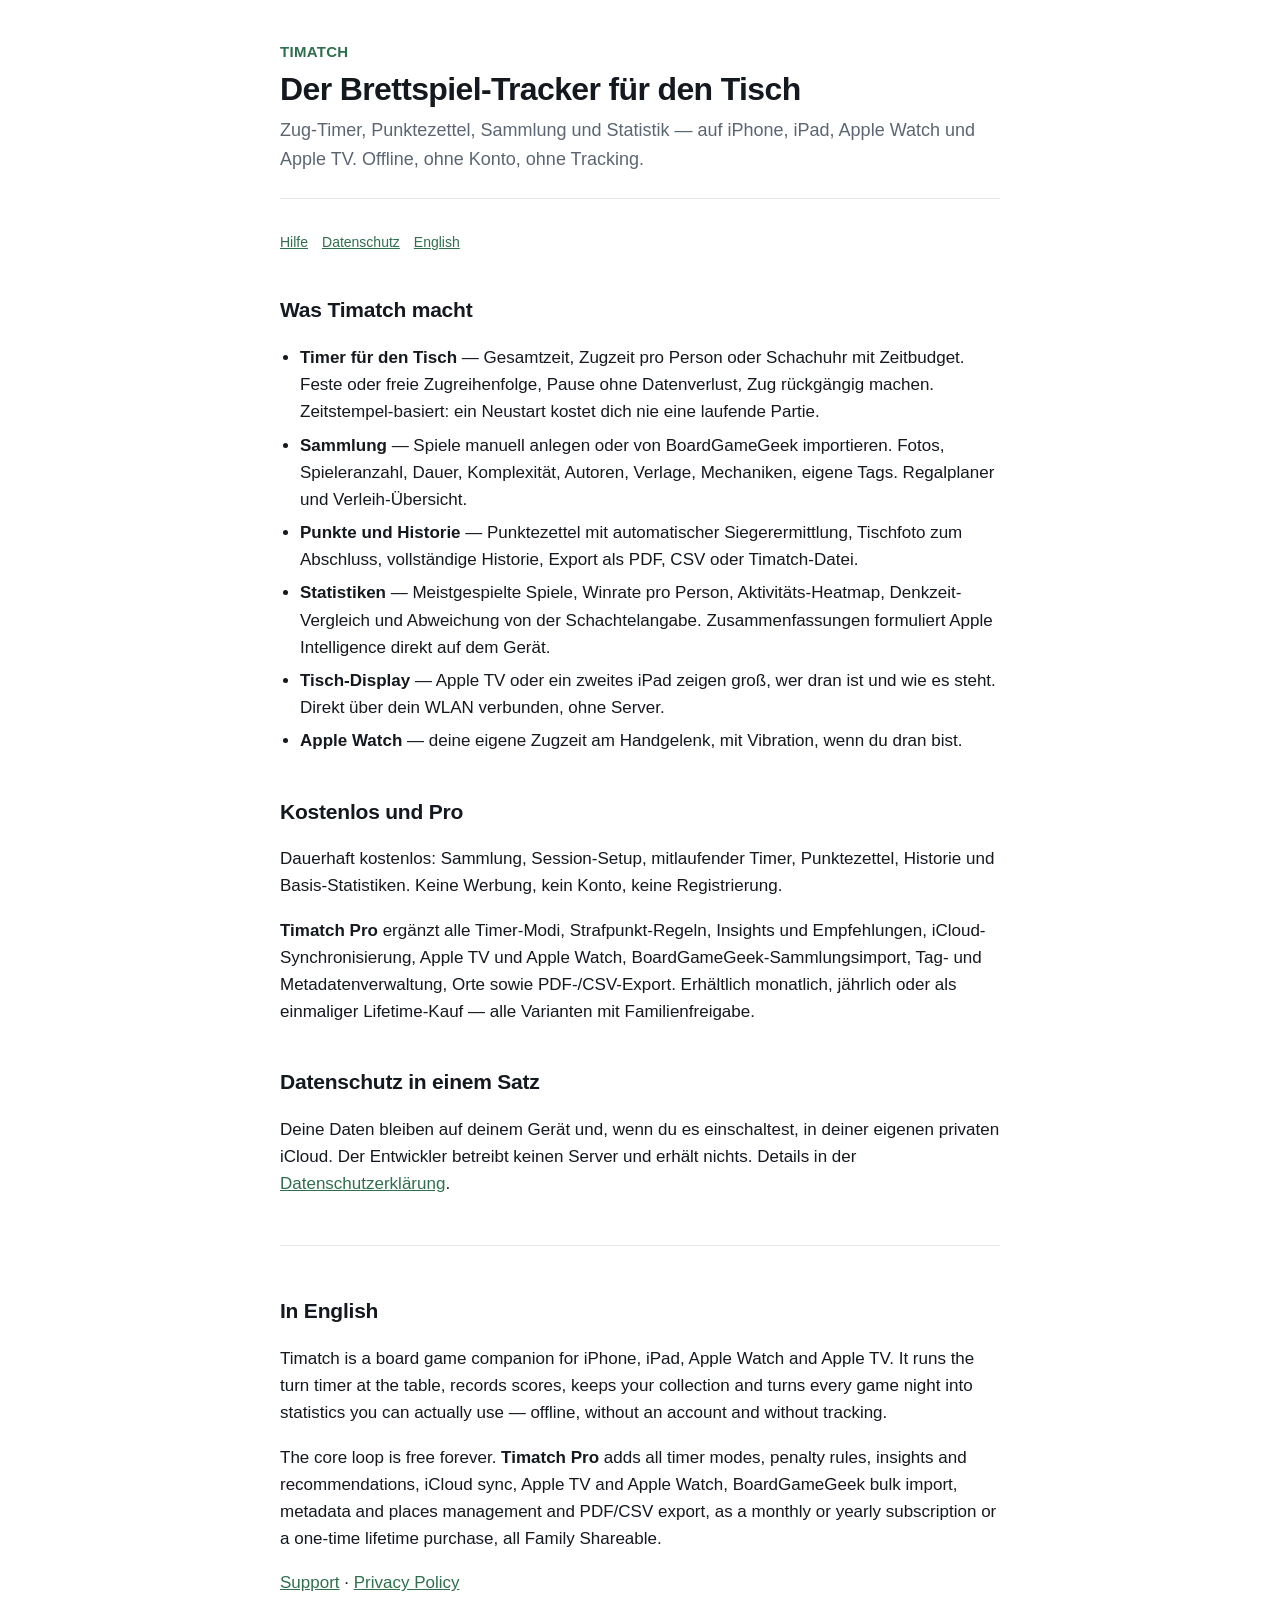
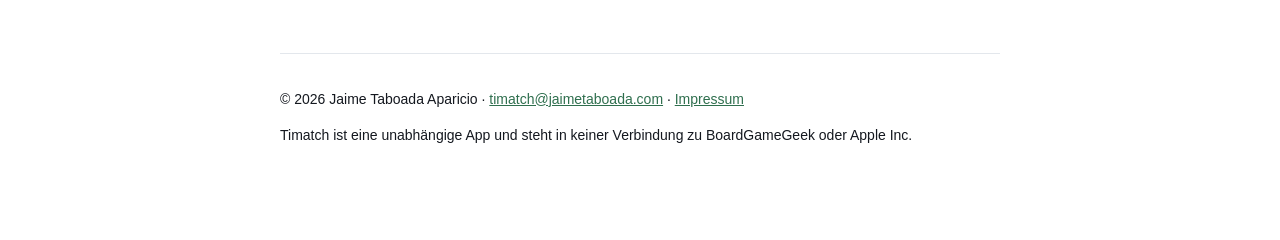
<file: index.html>
<!DOCTYPE html>
<html lang="de">
<head>
<meta charset="utf-8">
<meta name="viewport" content="width=device-width, initial-scale=1">
<title>Timatch — Brettspiel-Tracker für iPhone, iPad, Apple Watch und Apple TV</title>
<meta name="description" content="Timatch hält jeden Spieleabend fest: Zug-Timer, Punktezettel, Sammlung und Statistik. Offline, ohne Konto, ohne Tracking.">
<link rel="stylesheet" href="style.css">
<meta name="robots" content="noindex, nofollow">
</head>
<body>
<div class="wrap">

<header class="site">
  <p class="brand">Timatch</p>
  <h1>Der Brettspiel-Tracker für den Tisch</h1>
  <p class="lede">Zug-Timer, Punktezettel, Sammlung und Statistik — auf iPhone, iPad, Apple&nbsp;Watch und Apple&nbsp;TV. Offline, ohne Konto, ohne Tracking.</p>
</header>

<p class="langbar"><a href="hilfe.html">Hilfe</a><a href="datenschutz.html">Datenschutz</a><a href="#english">English</a></p>

<h2>Was Timatch macht</h2>
<ul>
<li><strong>Timer für den Tisch</strong> — Gesamtzeit, Zugzeit pro Person oder Schachuhr mit Zeitbudget. Feste oder freie Zugreihenfolge, Pause ohne Datenverlust, Zug rückgängig machen. Zeitstempel-basiert: ein Neustart kostet dich nie eine laufende Partie.</li>
<li><strong>Sammlung</strong> — Spiele manuell anlegen oder von BoardGameGeek importieren. Fotos, Spieleranzahl, Dauer, Komplexität, Autoren, Verlage, Mechaniken, eigene Tags. Regalplaner und Verleih-Übersicht.</li>
<li><strong>Punkte und Historie</strong> — Punktezettel mit automatischer Siegerermittlung, Tischfoto zum Abschluss, vollständige Historie, Export als PDF, CSV oder Timatch-Datei.</li>
<li><strong>Statistiken</strong> — Meistgespielte Spiele, Winrate pro Person, Aktivitäts-Heatmap, Denkzeit-Vergleich und Abweichung von der Schachtelangabe. Zusammenfassungen formuliert Apple Intelligence direkt auf dem Gerät.</li>
<li><strong>Tisch-Display</strong> — Apple TV oder ein zweites iPad zeigen groß, wer dran ist und wie es steht. Direkt über dein WLAN verbunden, ohne Server.</li>
<li><strong>Apple Watch</strong> — deine eigene Zugzeit am Handgelenk, mit Vibration, wenn du dran bist.</li>
</ul>

<h2>Kostenlos und Pro</h2>
<p>Dauerhaft kostenlos: Sammlung, Session-Setup, mitlaufender Timer, Punktezettel, Historie und Basis-Statistiken. Keine Werbung, kein Konto, keine Registrierung.</p>
<p><strong>Timatch Pro</strong> ergänzt alle Timer-Modi, Strafpunkt-Regeln, Insights und Empfehlungen, iCloud-Synchronisierung, Apple TV und Apple Watch, BoardGameGeek-Sammlungsimport, Tag- und Metadatenverwaltung, Orte sowie PDF-/CSV-Export. Erhältlich monatlich, jährlich oder als einmaliger Lifetime-Kauf — alle Varianten mit Familienfreigabe.</p>

<h2>Datenschutz in einem Satz</h2>
<p>Deine Daten bleiben auf deinem Gerät und, wenn du es einschaltest, in deiner eigenen privaten iCloud. Der Entwickler betreibt keinen Server und erhält nichts. Details in der <a href="datenschutz.html">Datenschutzerklärung</a>.</p>

<hr style="border:none;border-top:1px solid var(--line);margin:48px 0">

<h2 id="english">In English</h2>
<p>Timatch is a board game companion for iPhone, iPad, Apple Watch and Apple TV. It runs the turn timer at the table, records scores, keeps your collection and turns every game night into statistics you can actually use — offline, without an account and without tracking.</p>
<p>The core loop is free forever. <strong>Timatch Pro</strong> adds all timer modes, penalty rules, insights and recommendations, iCloud sync, Apple TV and Apple Watch, BoardGameGeek bulk import, metadata and places management and PDF/CSV export, as a monthly or yearly subscription or a one-time lifetime purchase, all Family Shareable.</p>
<p><a href="support.html">Support</a> · <a href="privacy.html">Privacy Policy</a></p>

<footer class="site">
  <p>© 2026 Jaime Taboada Aparicio · <a href="mailto:timatch@jaimetaboada.com">timatch@jaimetaboada.com</a> · <a href="https://jaimetaboada.com/impressum.html">Impressum</a></p>
  <p>Timatch ist eine unabhängige App und steht in keiner Verbindung zu BoardGameGeek oder Apple Inc.</p>
</footer>

</div>
</body>
</html>
</file>
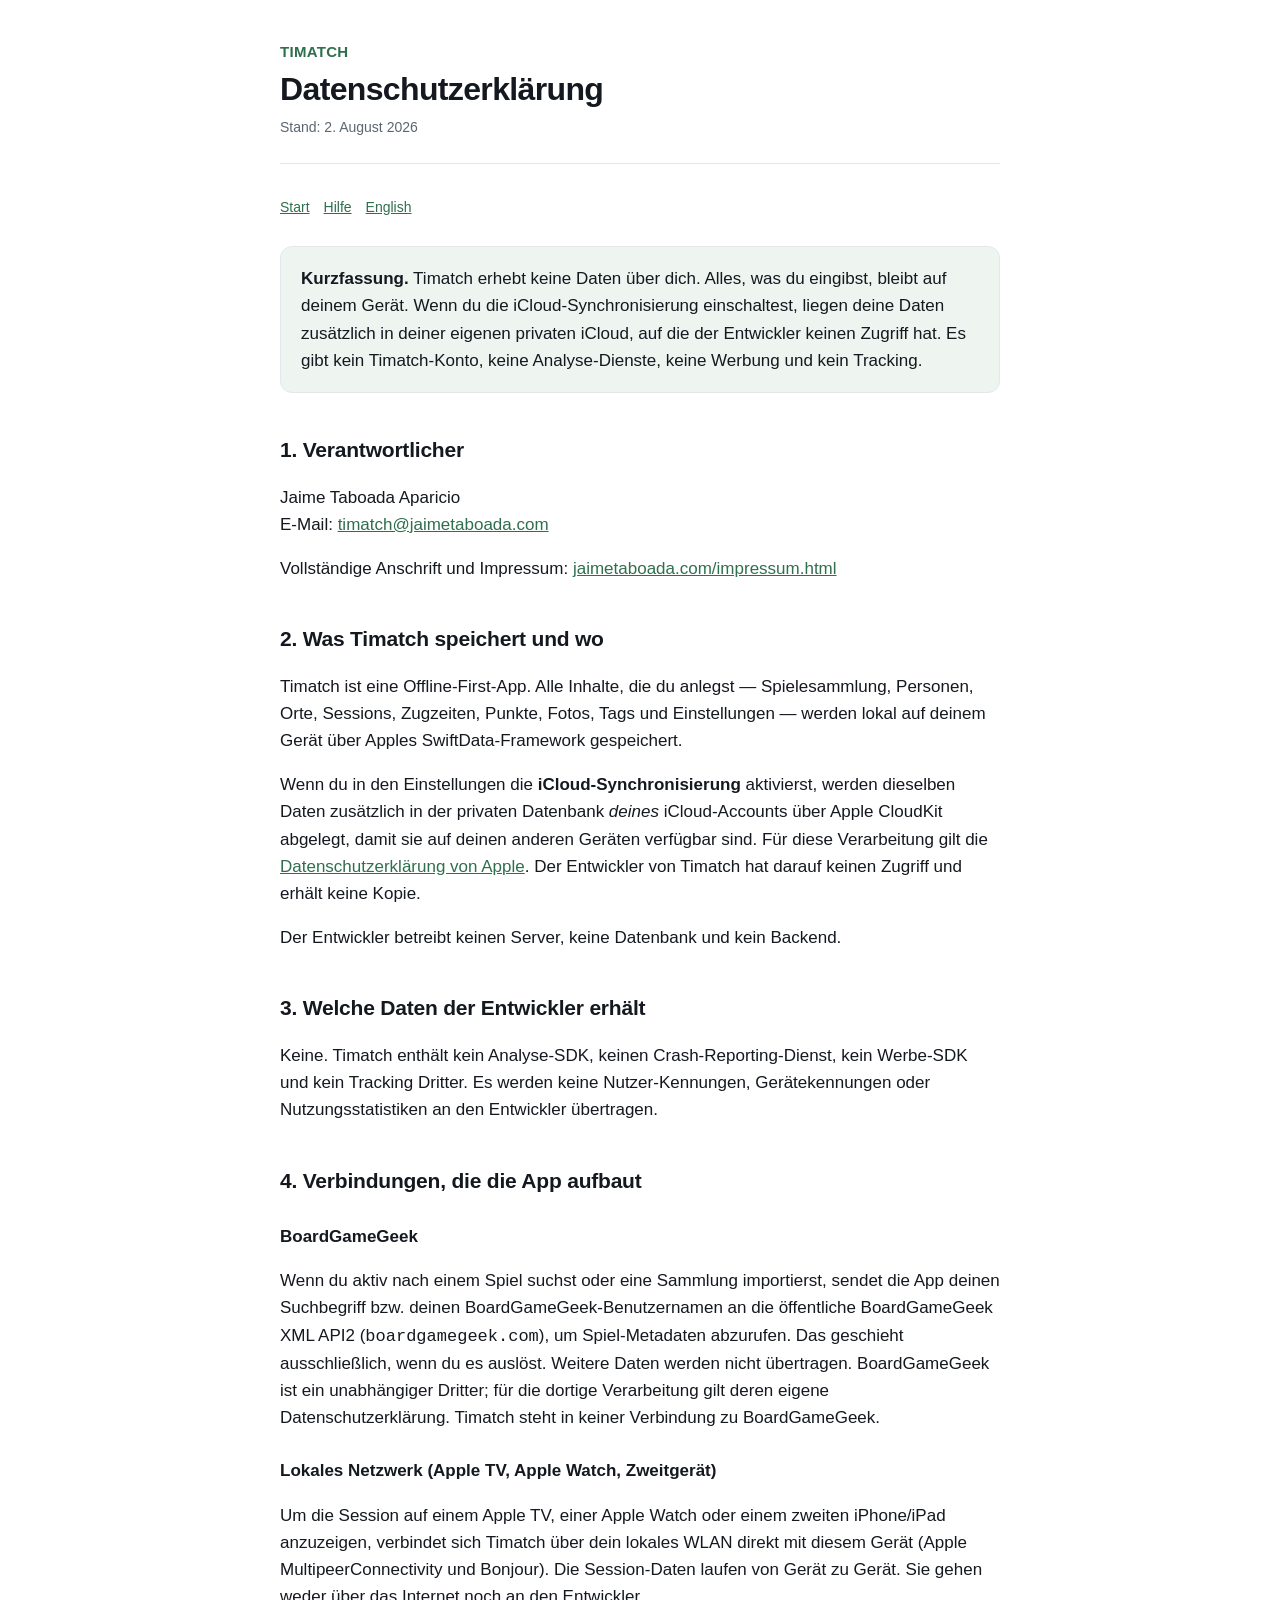
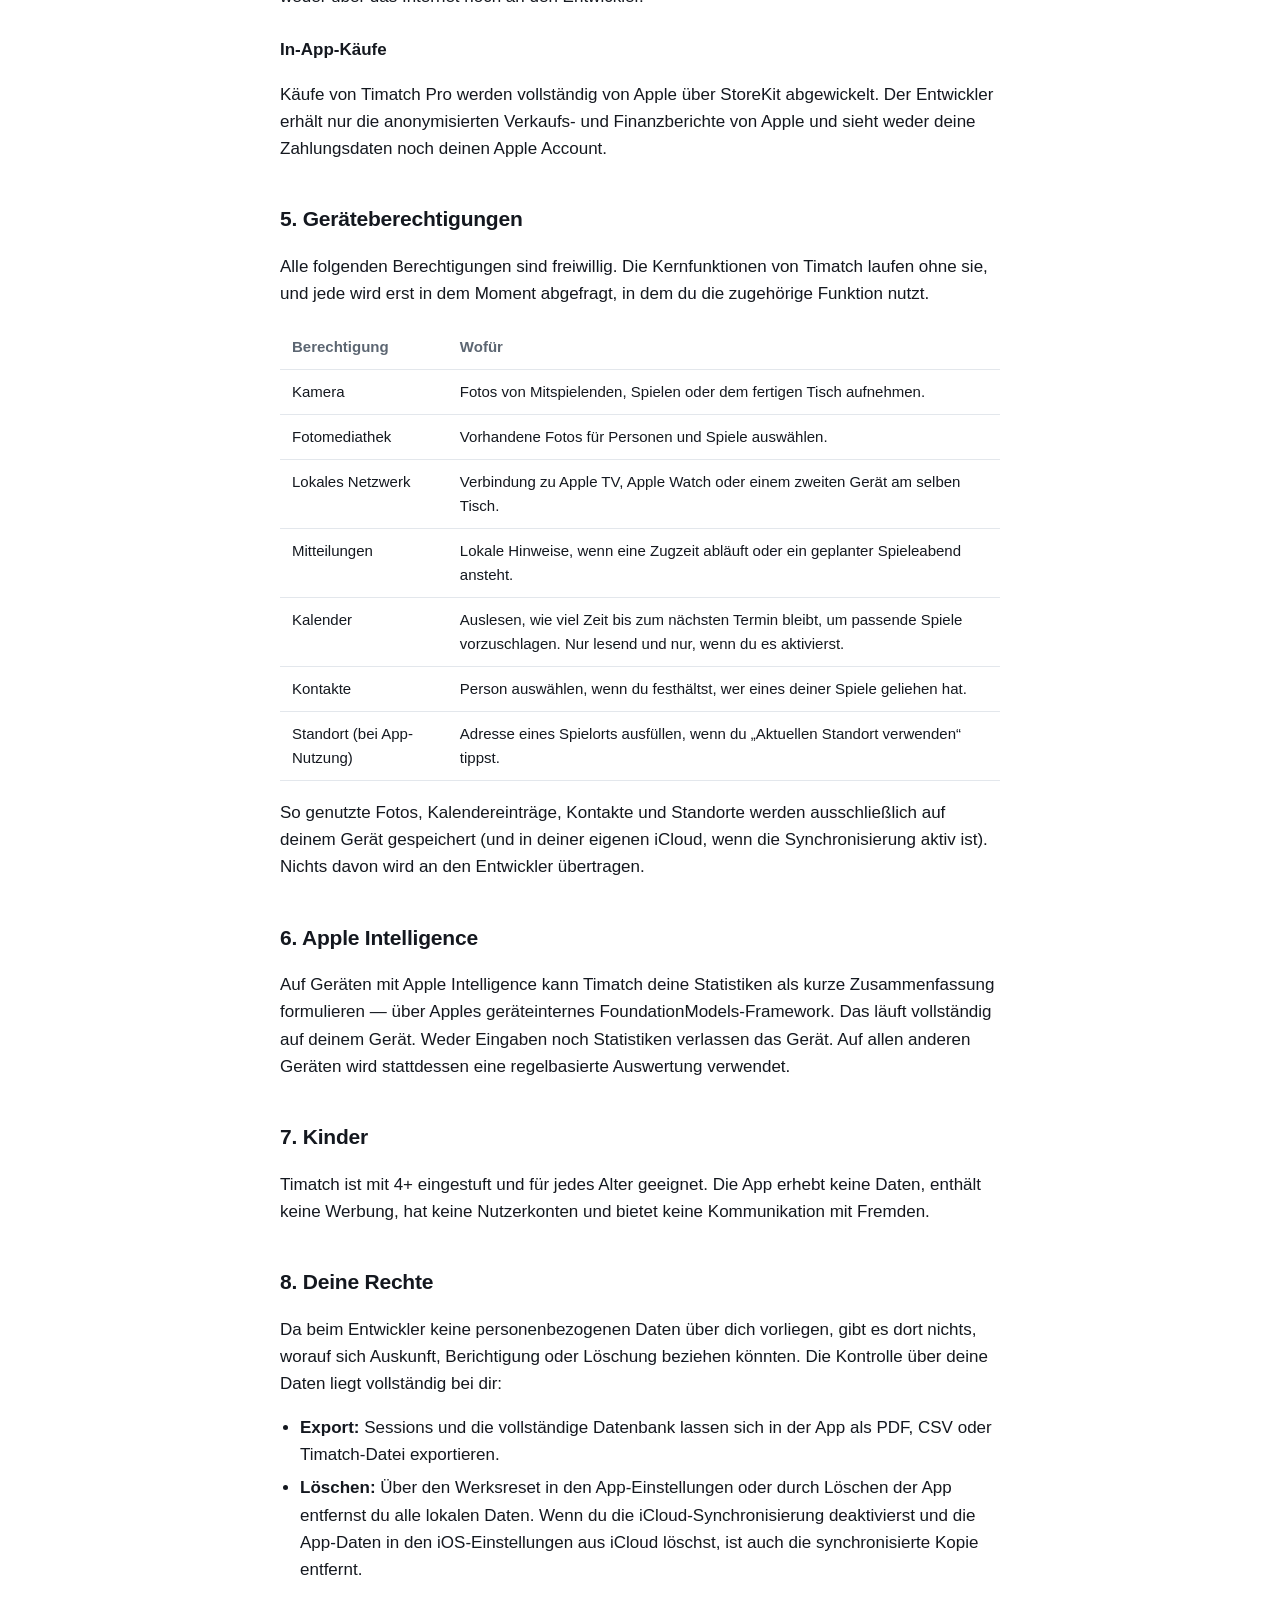
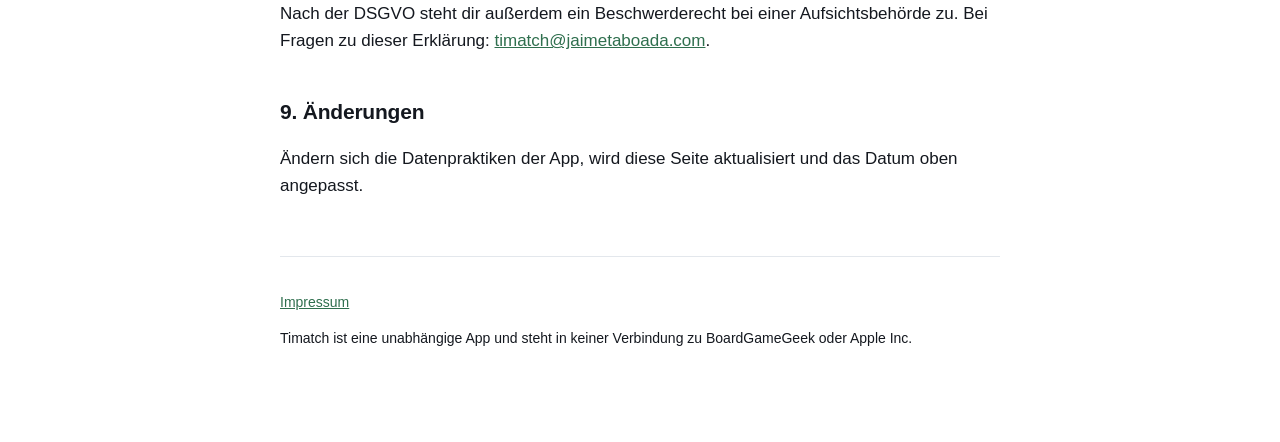
<file: datenschutz.html>
<!DOCTYPE html>
<html lang="de">
<head>
<meta charset="utf-8">
<meta name="viewport" content="width=device-width, initial-scale=1">
<title>Timatch — Datenschutzerklärung</title>
<link rel="stylesheet" href="style.css">
<meta name="robots" content="noindex, nofollow">
</head>
<body>
<div class="wrap">

<header class="site">
  <p class="brand">Timatch</p>
  <h1>Datenschutzerklärung</h1>
  <p class="meta">Stand: 2. August 2026</p>
</header>

<p class="langbar"><a href="index.html">Start</a><a href="hilfe.html">Hilfe</a><a href="privacy.html">English</a></p>

<div class="card">
<p><strong>Kurzfassung.</strong> Timatch erhebt keine Daten über dich. Alles, was du eingibst, bleibt auf deinem Gerät. Wenn du die iCloud-Synchronisierung einschaltest, liegen deine Daten zusätzlich in deiner eigenen privaten iCloud, auf die der Entwickler keinen Zugriff hat. Es gibt kein Timatch-Konto, keine Analyse-Dienste, keine Werbung und kein Tracking.</p>
</div>

<h2>1. Verantwortlicher</h2>
<p>Jaime Taboada Aparicio<br>
E-Mail: <a href="mailto:timatch@jaimetaboada.com">timatch@jaimetaboada.com</a></p>
<p>Vollständige Anschrift und Impressum:
<a href="https://jaimetaboada.com/impressum.html">jaimetaboada.com/impressum.html</a></p>

<h2>2. Was Timatch speichert und wo</h2>
<p>Timatch ist eine Offline-First-App. Alle Inhalte, die du anlegst — Spielesammlung, Personen, Orte, Sessions, Zugzeiten, Punkte, Fotos, Tags und Einstellungen — werden lokal auf deinem Gerät über Apples SwiftData-Framework gespeichert.</p>
<p>Wenn du in den Einstellungen die <strong>iCloud-Synchronisierung</strong> aktivierst, werden dieselben Daten zusätzlich in der privaten Datenbank <em>deines</em> iCloud-Accounts über Apple CloudKit abgelegt, damit sie auf deinen anderen Geräten verfügbar sind. Für diese Verarbeitung gilt die <a href="https://www.apple.com/de/legal/privacy/">Datenschutzerklärung von Apple</a>. Der Entwickler von Timatch hat darauf keinen Zugriff und erhält keine Kopie.</p>
<p>Der Entwickler betreibt keinen Server, keine Datenbank und kein Backend.</p>

<h2>3. Welche Daten der Entwickler erhält</h2>
<p>Keine. Timatch enthält kein Analyse-SDK, keinen Crash-Reporting-Dienst, kein Werbe-SDK und kein Tracking Dritter. Es werden keine Nutzer-Kennungen, Gerätekennungen oder Nutzungsstatistiken an den Entwickler übertragen.</p>

<h2>4. Verbindungen, die die App aufbaut</h2>

<h3>BoardGameGeek</h3>
<p>Wenn du aktiv nach einem Spiel suchst oder eine Sammlung importierst, sendet die App deinen Suchbegriff bzw. deinen BoardGameGeek-Benutzernamen an die öffentliche BoardGameGeek XML API2 (<code>boardgamegeek.com</code>), um Spiel-Metadaten abzurufen. Das geschieht ausschließlich, wenn du es auslöst. Weitere Daten werden nicht übertragen. BoardGameGeek ist ein unabhängiger Dritter; für die dortige Verarbeitung gilt deren eigene Datenschutzerklärung. Timatch steht in keiner Verbindung zu BoardGameGeek.</p>

<h3>Lokales Netzwerk (Apple TV, Apple Watch, Zweitgerät)</h3>
<p>Um die Session auf einem Apple TV, einer Apple Watch oder einem zweiten iPhone/iPad anzuzeigen, verbindet sich Timatch über dein lokales WLAN direkt mit diesem Gerät (Apple MultipeerConnectivity und Bonjour). Die Session-Daten laufen von Gerät zu Gerät. Sie gehen weder über das Internet noch an den Entwickler.</p>

<h3>In-App-Käufe</h3>
<p>Käufe von Timatch Pro werden vollständig von Apple über StoreKit abgewickelt. Der Entwickler erhält nur die anonymisierten Verkaufs- und Finanzberichte von Apple und sieht weder deine Zahlungsdaten noch deinen Apple Account.</p>

<h2>5. Geräteberechtigungen</h2>
<p>Alle folgenden Berechtigungen sind freiwillig. Die Kernfunktionen von Timatch laufen ohne sie, und jede wird erst in dem Moment abgefragt, in dem du die zugehörige Funktion nutzt.</p>
<table>
<tr><th>Berechtigung</th><th>Wofür</th></tr>
<tr><td>Kamera</td><td>Fotos von Mitspielenden, Spielen oder dem fertigen Tisch aufnehmen.</td></tr>
<tr><td>Fotomediathek</td><td>Vorhandene Fotos für Personen und Spiele auswählen.</td></tr>
<tr><td>Lokales Netzwerk</td><td>Verbindung zu Apple TV, Apple Watch oder einem zweiten Gerät am selben Tisch.</td></tr>
<tr><td>Mitteilungen</td><td>Lokale Hinweise, wenn eine Zugzeit abläuft oder ein geplanter Spieleabend ansteht.</td></tr>
<tr><td>Kalender</td><td>Auslesen, wie viel Zeit bis zum nächsten Termin bleibt, um passende Spiele vorzuschlagen. Nur lesend und nur, wenn du es aktivierst.</td></tr>
<tr><td>Kontakte</td><td>Person auswählen, wenn du festhältst, wer eines deiner Spiele geliehen hat.</td></tr>
<tr><td>Standort (bei App-Nutzung)</td><td>Adresse eines Spielorts ausfüllen, wenn du „Aktuellen Standort verwenden“ tippst.</td></tr>
</table>
<p>So genutzte Fotos, Kalendereinträge, Kontakte und Standorte werden ausschließlich auf deinem Gerät gespeichert (und in deiner eigenen iCloud, wenn die Synchronisierung aktiv ist). Nichts davon wird an den Entwickler übertragen.</p>

<h2>6. Apple Intelligence</h2>
<p>Auf Geräten mit Apple Intelligence kann Timatch deine Statistiken als kurze Zusammenfassung formulieren — über Apples geräteinternes FoundationModels-Framework. Das läuft vollständig auf deinem Gerät. Weder Eingaben noch Statistiken verlassen das Gerät. Auf allen anderen Geräten wird stattdessen eine regelbasierte Auswertung verwendet.</p>

<h2>7. Kinder</h2>
<p>Timatch ist mit 4+ eingestuft und für jedes Alter geeignet. Die App erhebt keine Daten, enthält keine Werbung, hat keine Nutzerkonten und bietet keine Kommunikation mit Fremden.</p>

<h2>8. Deine Rechte</h2>
<p>Da beim Entwickler keine personenbezogenen Daten über dich vorliegen, gibt es dort nichts, worauf sich Auskunft, Berichtigung oder Löschung beziehen könnten. Die Kontrolle über deine Daten liegt vollständig bei dir:</p>
<ul>
<li><strong>Export:</strong> Sessions und die vollständige Datenbank lassen sich in der App als PDF, CSV oder Timatch-Datei exportieren.</li>
<li><strong>Löschen:</strong> Über den Werksreset in den App-Einstellungen oder durch Löschen der App entfernst du alle lokalen Daten. Wenn du die iCloud-Synchronisierung deaktivierst und die App-Daten in den iOS-Einstellungen aus iCloud löschst, ist auch die synchronisierte Kopie entfernt.</li>
</ul>
<p>Nach der DSGVO steht dir außerdem ein Beschwerderecht bei einer Aufsichtsbehörde zu. Bei Fragen zu dieser Erklärung: <a href="mailto:timatch@jaimetaboada.com">timatch@jaimetaboada.com</a>.</p>

<h2>9. Änderungen</h2>
<p>Ändern sich die Datenpraktiken der App, wird diese Seite aktualisiert und das Datum oben angepasst.</p>

<footer class="site">
  <p><a href="https://jaimetaboada.com/impressum.html">Impressum</a></p>
  <p>Timatch ist eine unabhängige App und steht in keiner Verbindung zu BoardGameGeek oder Apple Inc.</p>
</footer>

</div>
</body>
</html>
</file>
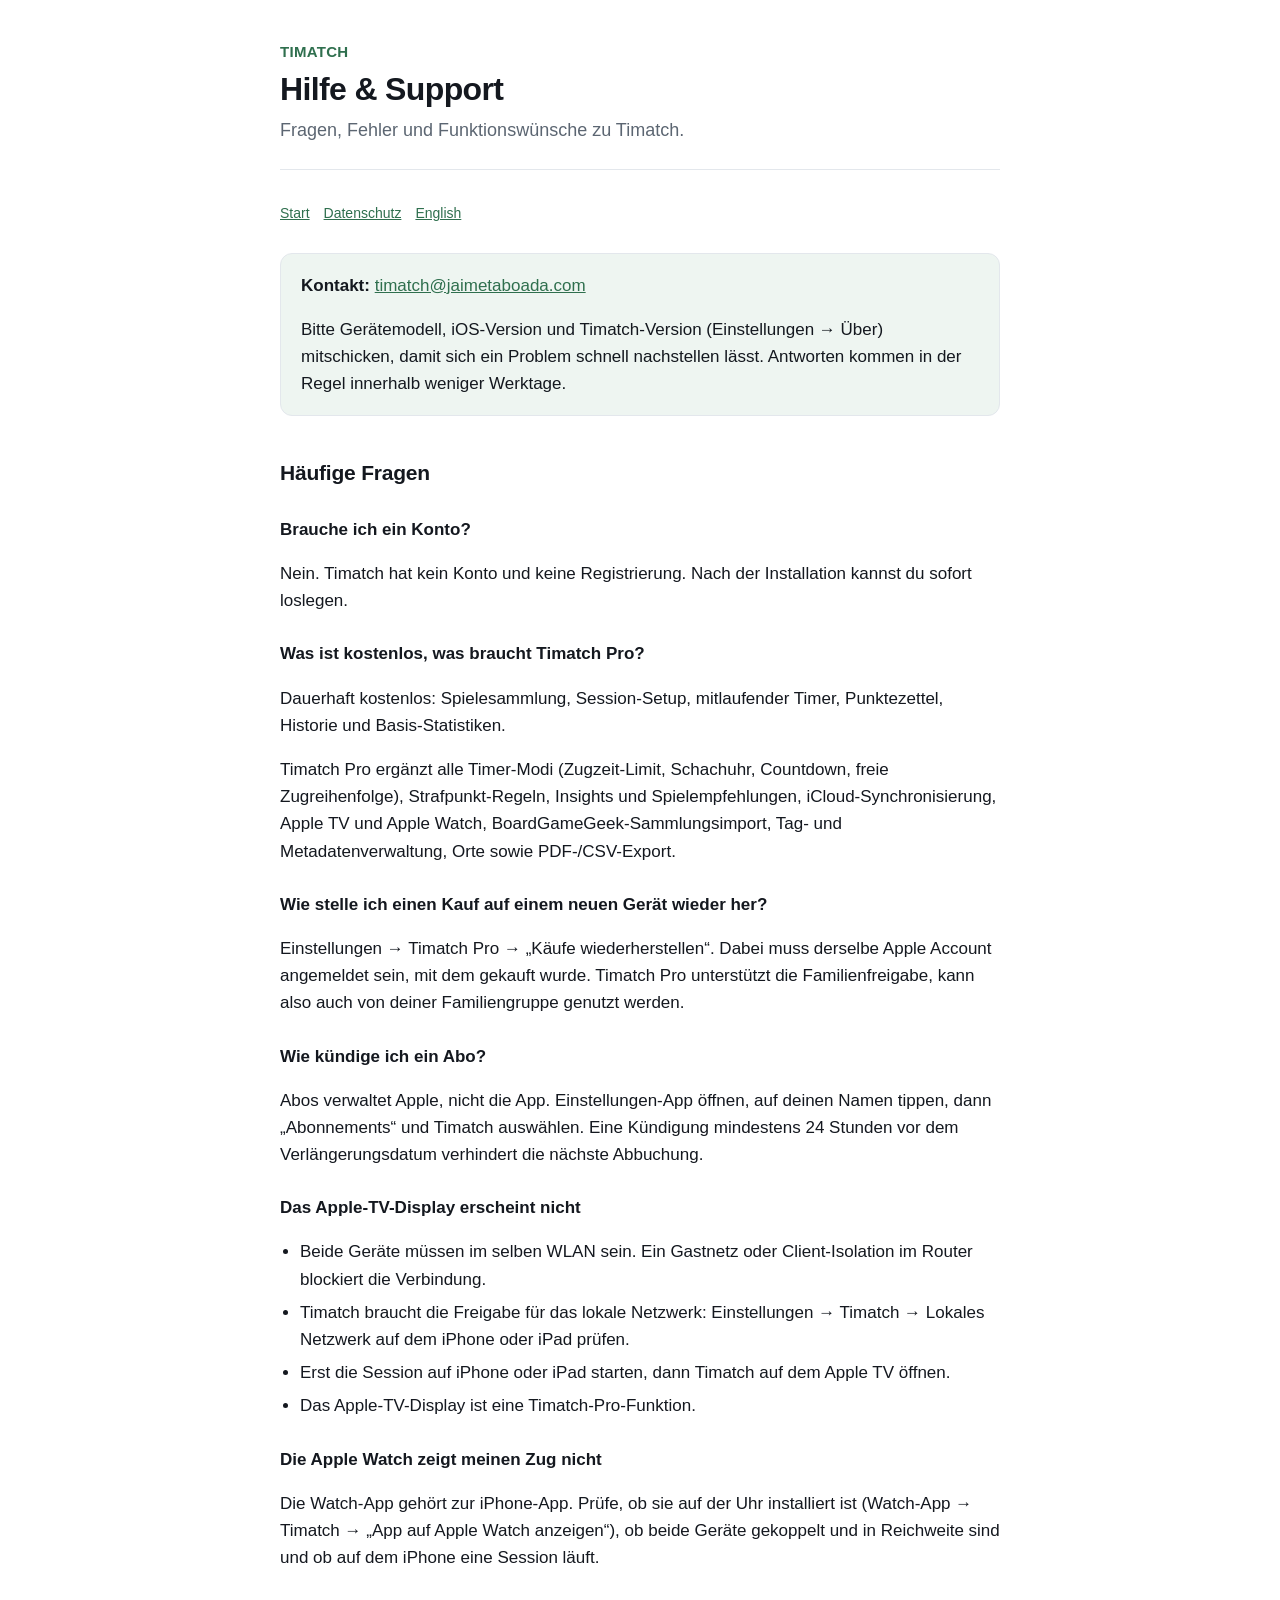
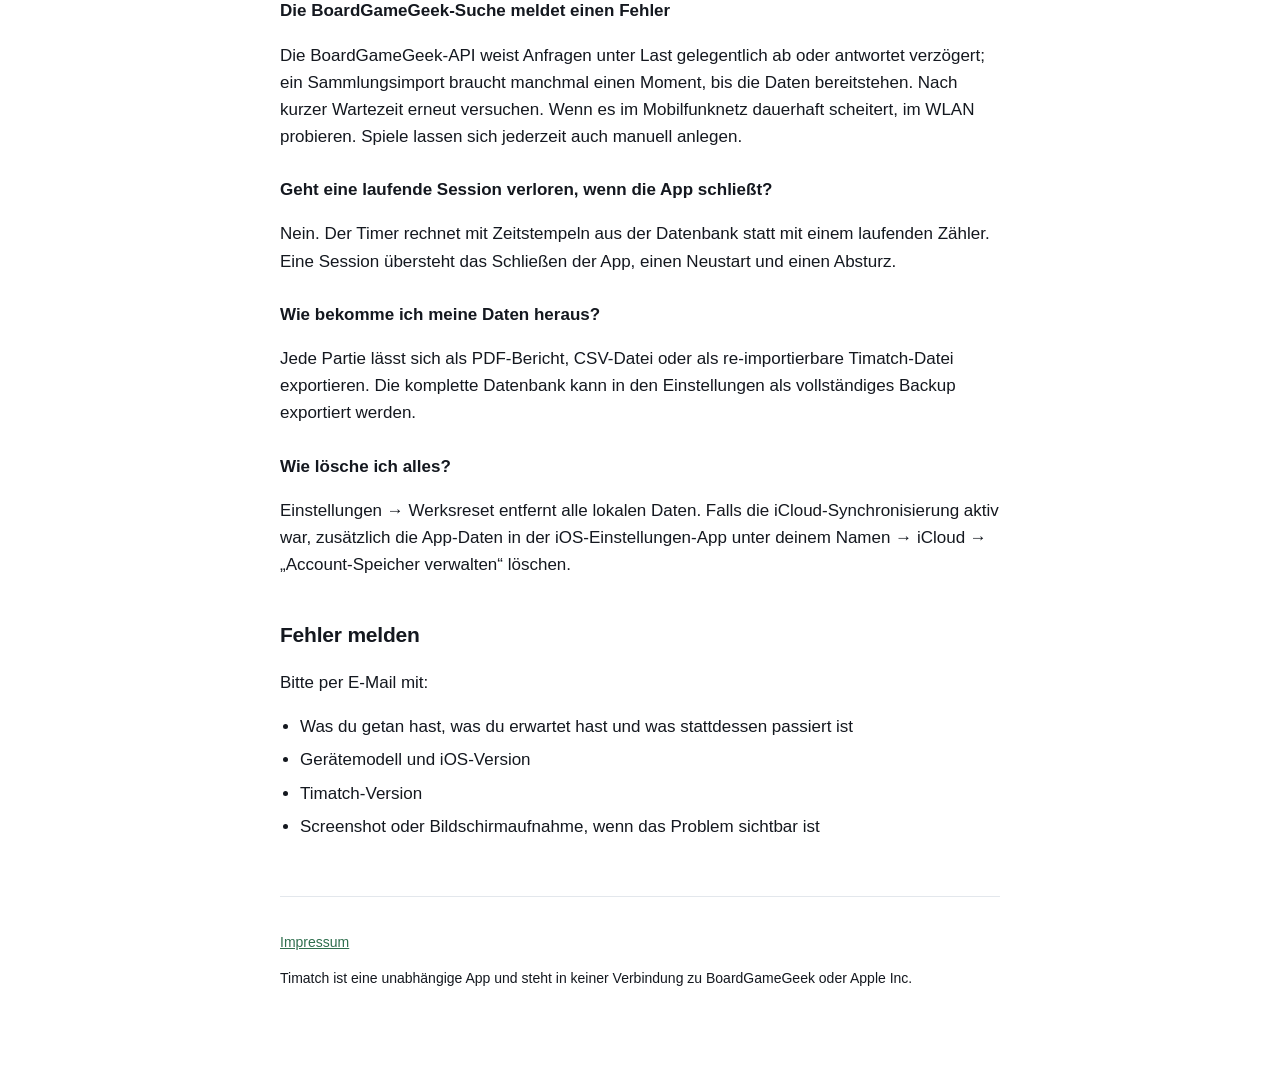
<file: hilfe.html>
<!DOCTYPE html>
<html lang="de">
<head>
<meta charset="utf-8">
<meta name="viewport" content="width=device-width, initial-scale=1">
<title>Timatch — Hilfe &amp; Support</title>
<link rel="stylesheet" href="style.css">
<meta name="robots" content="noindex, nofollow">
</head>
<body>
<div class="wrap">

<header class="site">
  <p class="brand">Timatch</p>
  <h1>Hilfe &amp; Support</h1>
  <p class="lede">Fragen, Fehler und Funktionswünsche zu Timatch.</p>
</header>

<p class="langbar"><a href="index.html">Start</a><a href="datenschutz.html">Datenschutz</a><a href="support.html">English</a></p>

<div class="card">
<p><strong>Kontakt:</strong> <a href="mailto:timatch@jaimetaboada.com">timatch@jaimetaboada.com</a></p>
<p>Bitte Gerätemodell, iOS-Version und Timatch-Version (Einstellungen → Über) mitschicken, damit sich ein Problem schnell nachstellen lässt. Antworten kommen in der Regel innerhalb weniger Werktage.</p>
</div>

<h2>Häufige Fragen</h2>

<h3>Brauche ich ein Konto?</h3>
<p>Nein. Timatch hat kein Konto und keine Registrierung. Nach der Installation kannst du sofort loslegen.</p>

<h3>Was ist kostenlos, was braucht Timatch Pro?</h3>
<p>Dauerhaft kostenlos: Spielesammlung, Session-Setup, mitlaufender Timer, Punktezettel, Historie und Basis-Statistiken.</p>
<p>Timatch Pro ergänzt alle Timer-Modi (Zugzeit-Limit, Schachuhr, Countdown, freie Zugreihenfolge), Strafpunkt-Regeln, Insights und Spielempfehlungen, iCloud-Synchronisierung, Apple TV und Apple Watch, BoardGameGeek-Sammlungsimport, Tag- und Metadatenverwaltung, Orte sowie PDF-/CSV-Export.</p>

<h3>Wie stelle ich einen Kauf auf einem neuen Gerät wieder her?</h3>
<p>Einstellungen → Timatch Pro → „Käufe wiederherstellen“. Dabei muss derselbe Apple Account angemeldet sein, mit dem gekauft wurde. Timatch Pro unterstützt die Familienfreigabe, kann also auch von deiner Familiengruppe genutzt werden.</p>

<h3>Wie kündige ich ein Abo?</h3>
<p>Abos verwaltet Apple, nicht die App. Einstellungen-App öffnen, auf deinen Namen tippen, dann „Abonnements“ und Timatch auswählen. Eine Kündigung mindestens 24 Stunden vor dem Verlängerungsdatum verhindert die nächste Abbuchung.</p>

<h3>Das Apple-TV-Display erscheint nicht</h3>
<ul>
<li>Beide Geräte müssen im selben WLAN sein. Ein Gastnetz oder Client-Isolation im Router blockiert die Verbindung.</li>
<li>Timatch braucht die Freigabe für das lokale Netzwerk: Einstellungen → Timatch → Lokales Netzwerk auf dem iPhone oder iPad prüfen.</li>
<li>Erst die Session auf iPhone oder iPad starten, dann Timatch auf dem Apple TV öffnen.</li>
<li>Das Apple-TV-Display ist eine Timatch-Pro-Funktion.</li>
</ul>

<h3>Die Apple Watch zeigt meinen Zug nicht</h3>
<p>Die Watch-App gehört zur iPhone-App. Prüfe, ob sie auf der Uhr installiert ist (Watch-App → Timatch → „App auf Apple Watch anzeigen“), ob beide Geräte gekoppelt und in Reichweite sind und ob auf dem iPhone eine Session läuft.</p>

<h3>Die BoardGameGeek-Suche meldet einen Fehler</h3>
<p>Die BoardGameGeek-API weist Anfragen unter Last gelegentlich ab oder antwortet verzögert; ein Sammlungsimport braucht manchmal einen Moment, bis die Daten bereitstehen. Nach kurzer Wartezeit erneut versuchen. Wenn es im Mobilfunknetz dauerhaft scheitert, im WLAN probieren. Spiele lassen sich jederzeit auch manuell anlegen.</p>

<h3>Geht eine laufende Session verloren, wenn die App schließt?</h3>
<p>Nein. Der Timer rechnet mit Zeitstempeln aus der Datenbank statt mit einem laufenden Zähler. Eine Session übersteht das Schließen der App, einen Neustart und einen Absturz.</p>

<h3>Wie bekomme ich meine Daten heraus?</h3>
<p>Jede Partie lässt sich als PDF-Bericht, CSV-Datei oder als re-importierbare Timatch-Datei exportieren. Die komplette Datenbank kann in den Einstellungen als vollständiges Backup exportiert werden.</p>

<h3>Wie lösche ich alles?</h3>
<p>Einstellungen → Werksreset entfernt alle lokalen Daten. Falls die iCloud-Synchronisierung aktiv war, zusätzlich die App-Daten in der iOS-Einstellungen-App unter deinem Namen → iCloud → „Account-Speicher verwalten“ löschen.</p>

<h2>Fehler melden</h2>
<p>Bitte per E-Mail mit:</p>
<ul>
<li>Was du getan hast, was du erwartet hast und was stattdessen passiert ist</li>
<li>Gerätemodell und iOS-Version</li>
<li>Timatch-Version</li>
<li>Screenshot oder Bildschirmaufnahme, wenn das Problem sichtbar ist</li>
</ul>

<footer class="site">
  <p><a href="https://jaimetaboada.com/impressum.html">Impressum</a></p>
  <p>Timatch ist eine unabhängige App und steht in keiner Verbindung zu BoardGameGeek oder Apple Inc.</p>
</footer>

</div>
</body>
</html>
</file>
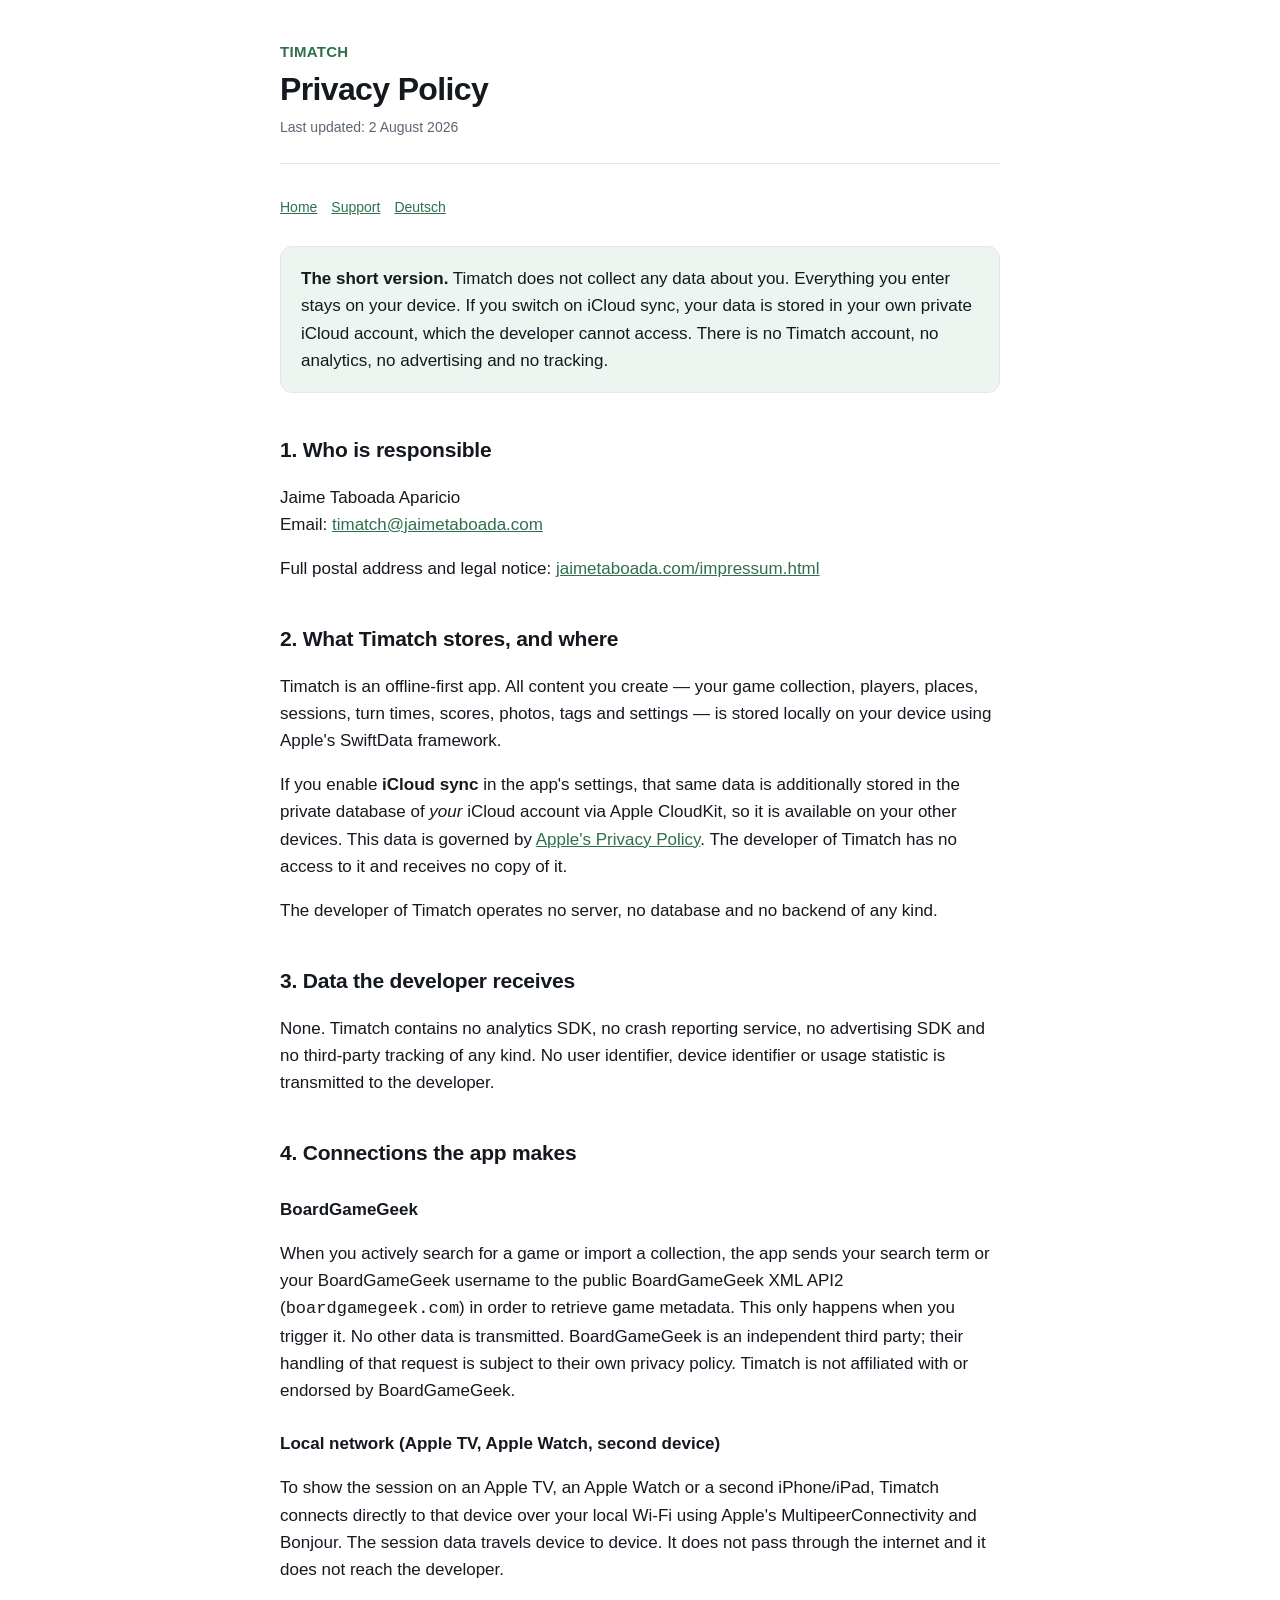
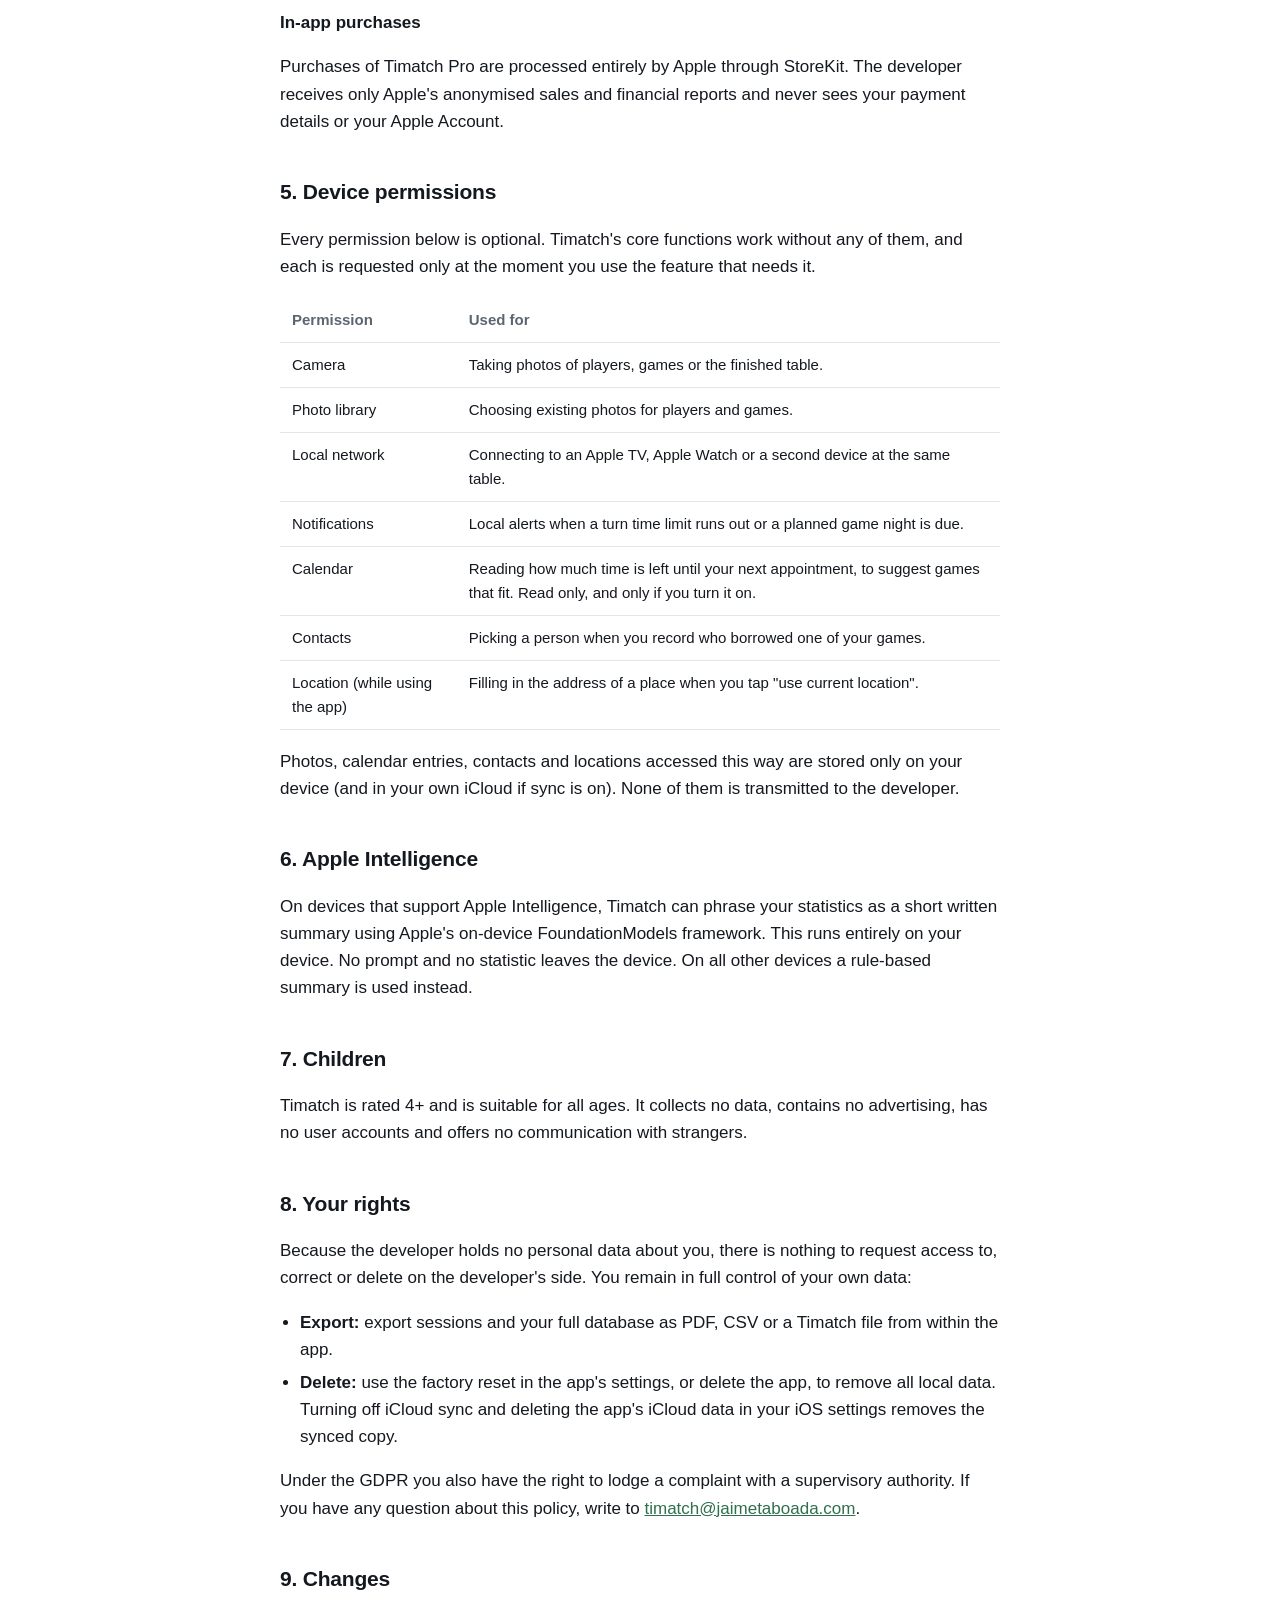
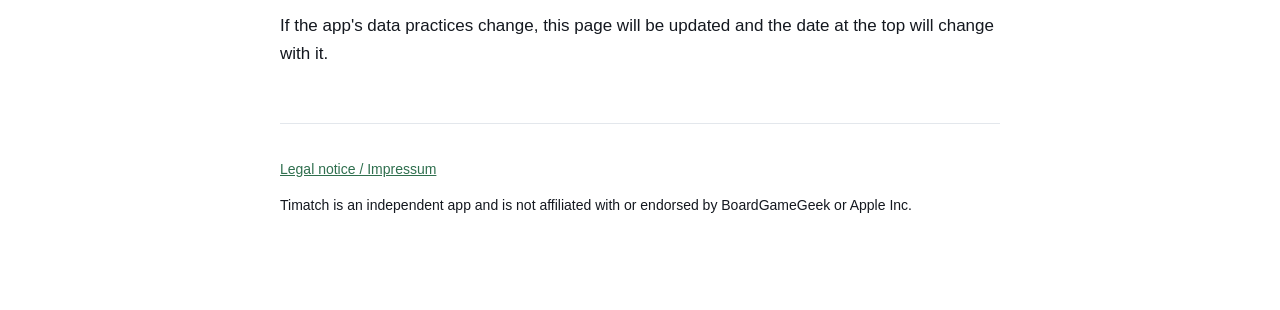
<file: privacy.html>
<!DOCTYPE html>
<html lang="en">
<head>
<meta charset="utf-8">
<meta name="viewport" content="width=device-width, initial-scale=1">
<title>Timatch — Privacy Policy</title>
<link rel="stylesheet" href="style.css">
<meta name="robots" content="noindex, nofollow">
</head>
<body>
<div class="wrap">

<header class="site">
  <p class="brand">Timatch</p>
  <h1>Privacy Policy</h1>
  <p class="meta">Last updated: 2 August 2026</p>
</header>

<p class="langbar"><a href="index.html">Home</a><a href="support.html">Support</a><a href="datenschutz.html">Deutsch</a></p>

<div class="card">
<p><strong>The short version.</strong> Timatch does not collect any data about you. Everything you enter stays on your device. If you switch on iCloud sync, your data is stored in your own private iCloud account, which the developer cannot access. There is no Timatch account, no analytics, no advertising and no tracking.</p>
</div>

<h2>1. Who is responsible</h2>
<p>Jaime Taboada Aparicio<br>
Email: <a href="mailto:timatch@jaimetaboada.com">timatch@jaimetaboada.com</a></p>
<p>Full postal address and legal notice:
<a href="https://jaimetaboada.com/impressum.html">jaimetaboada.com/impressum.html</a></p>

<h2>2. What Timatch stores, and where</h2>
<p>Timatch is an offline-first app. All content you create — your game collection, players, places, sessions, turn times, scores, photos, tags and settings — is stored locally on your device using Apple's SwiftData framework.</p>
<p>If you enable <strong>iCloud sync</strong> in the app's settings, that same data is additionally stored in the private database of <em>your</em> iCloud account via Apple CloudKit, so it is available on your other devices. This data is governed by <a href="https://www.apple.com/legal/privacy/">Apple's Privacy Policy</a>. The developer of Timatch has no access to it and receives no copy of it.</p>
<p>The developer of Timatch operates no server, no database and no backend of any kind.</p>

<h2>3. Data the developer receives</h2>
<p>None. Timatch contains no analytics SDK, no crash reporting service, no advertising SDK and no third-party tracking of any kind. No user identifier, device identifier or usage statistic is transmitted to the developer.</p>

<h2>4. Connections the app makes</h2>

<h3>BoardGameGeek</h3>
<p>When you actively search for a game or import a collection, the app sends your search term or your BoardGameGeek username to the public BoardGameGeek XML API2 (<code>boardgamegeek.com</code>) in order to retrieve game metadata. This only happens when you trigger it. No other data is transmitted. BoardGameGeek is an independent third party; their handling of that request is subject to their own privacy policy. Timatch is not affiliated with or endorsed by BoardGameGeek.</p>

<h3>Local network (Apple TV, Apple Watch, second device)</h3>
<p>To show the session on an Apple TV, an Apple Watch or a second iPhone/iPad, Timatch connects directly to that device over your local Wi-Fi using Apple's MultipeerConnectivity and Bonjour. The session data travels device to device. It does not pass through the internet and it does not reach the developer.</p>

<h3>In-app purchases</h3>
<p>Purchases of Timatch Pro are processed entirely by Apple through StoreKit. The developer receives only Apple's anonymised sales and financial reports and never sees your payment details or your Apple Account.</p>

<h2>5. Device permissions</h2>
<p>Every permission below is optional. Timatch's core functions work without any of them, and each is requested only at the moment you use the feature that needs it.</p>
<table>
<tr><th>Permission</th><th>Used for</th></tr>
<tr><td>Camera</td><td>Taking photos of players, games or the finished table.</td></tr>
<tr><td>Photo library</td><td>Choosing existing photos for players and games.</td></tr>
<tr><td>Local network</td><td>Connecting to an Apple TV, Apple Watch or a second device at the same table.</td></tr>
<tr><td>Notifications</td><td>Local alerts when a turn time limit runs out or a planned game night is due.</td></tr>
<tr><td>Calendar</td><td>Reading how much time is left until your next appointment, to suggest games that fit. Read only, and only if you turn it on.</td></tr>
<tr><td>Contacts</td><td>Picking a person when you record who borrowed one of your games.</td></tr>
<tr><td>Location (while using the app)</td><td>Filling in the address of a place when you tap "use current location".</td></tr>
</table>
<p>Photos, calendar entries, contacts and locations accessed this way are stored only on your device (and in your own iCloud if sync is on). None of them is transmitted to the developer.</p>

<h2>6. Apple Intelligence</h2>
<p>On devices that support Apple Intelligence, Timatch can phrase your statistics as a short written summary using Apple's on-device FoundationModels framework. This runs entirely on your device. No prompt and no statistic leaves the device. On all other devices a rule-based summary is used instead.</p>

<h2>7. Children</h2>
<p>Timatch is rated 4+ and is suitable for all ages. It collects no data, contains no advertising, has no user accounts and offers no communication with strangers.</p>

<h2>8. Your rights</h2>
<p>Because the developer holds no personal data about you, there is nothing to request access to, correct or delete on the developer's side. You remain in full control of your own data:</p>
<ul>
<li><strong>Export:</strong> export sessions and your full database as PDF, CSV or a Timatch file from within the app.</li>
<li><strong>Delete:</strong> use the factory reset in the app's settings, or delete the app, to remove all local data. Turning off iCloud sync and deleting the app's iCloud data in your iOS settings removes the synced copy.</li>
</ul>
<p>Under the GDPR you also have the right to lodge a complaint with a supervisory authority. If you have any question about this policy, write to <a href="mailto:timatch@jaimetaboada.com">timatch@jaimetaboada.com</a>.</p>

<h2>9. Changes</h2>
<p>If the app's data practices change, this page will be updated and the date at the top will change with it.</p>

<footer class="site">
  <p><a href="https://jaimetaboada.com/impressum.html">Legal notice / Impressum</a></p>
  <p>Timatch is an independent app and is not affiliated with or endorsed by BoardGameGeek or Apple Inc.</p>
</footer>

</div>
</body>
</html>
</file>
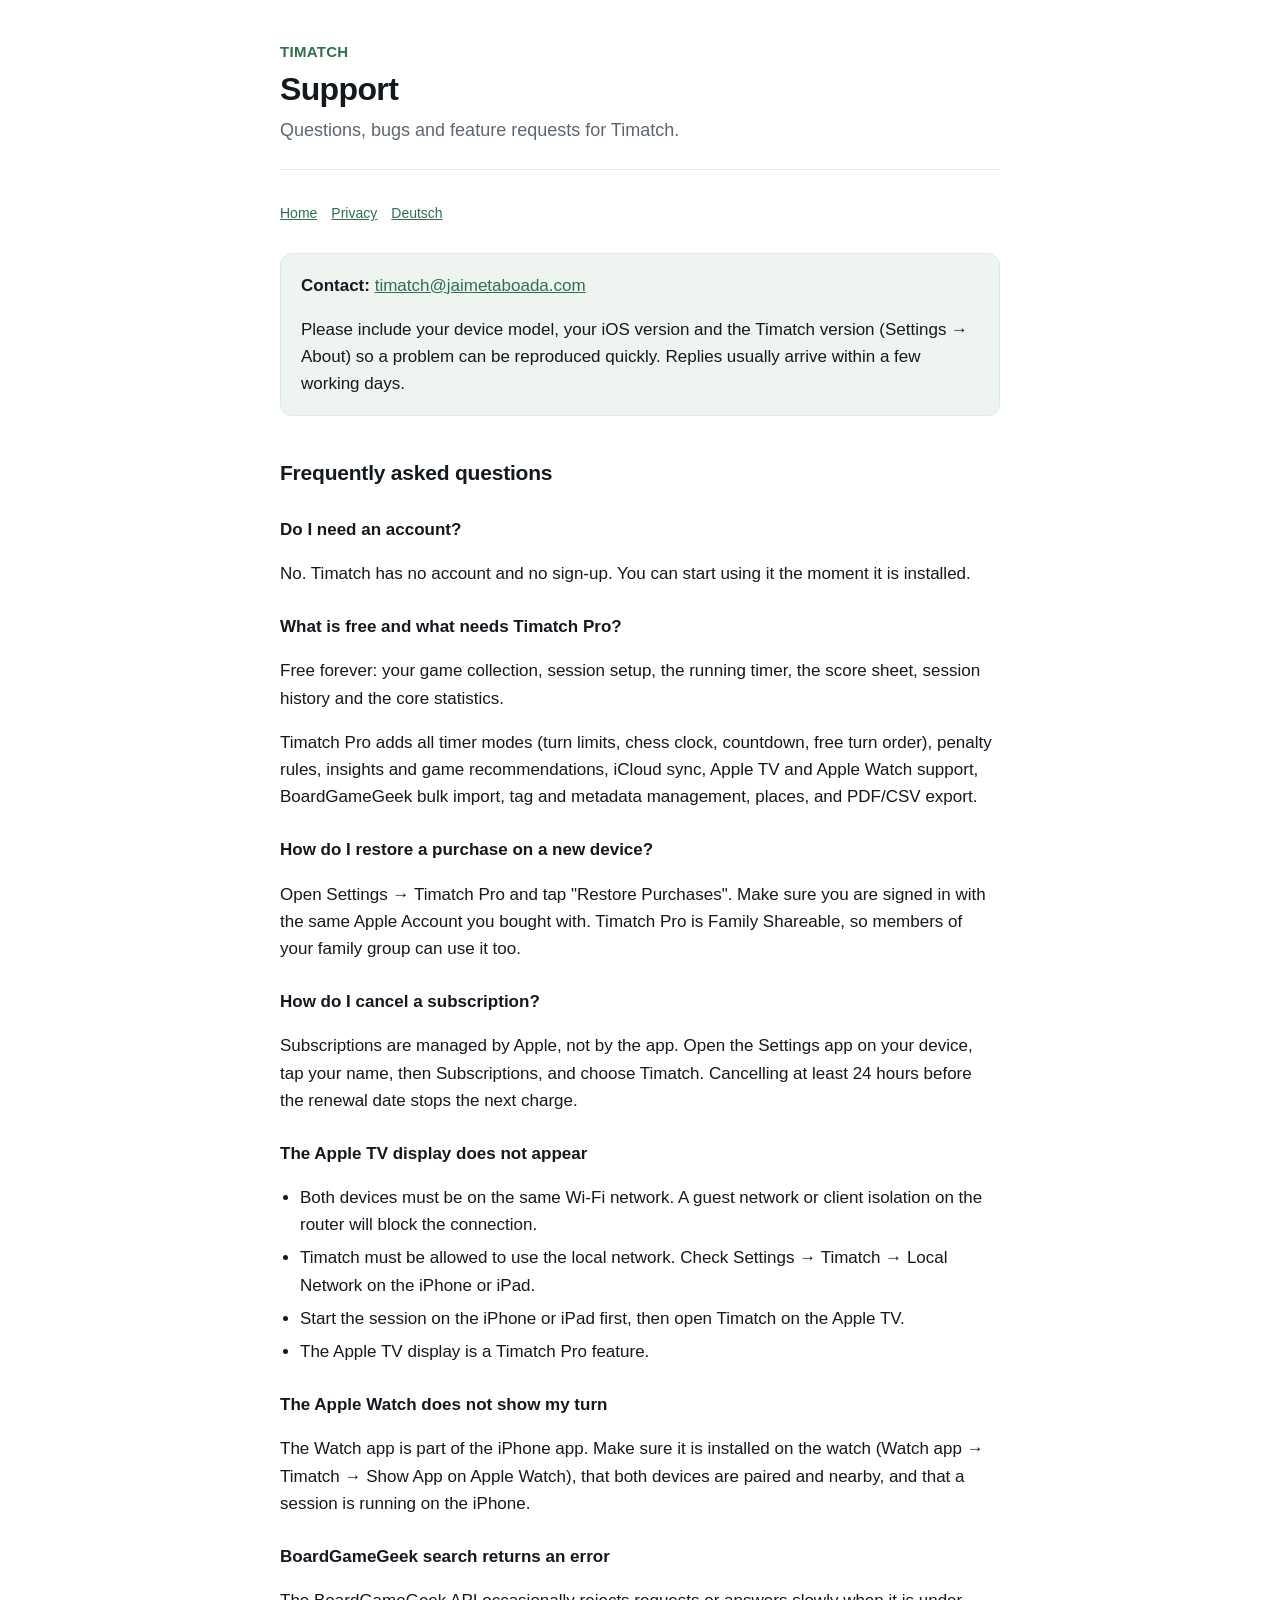
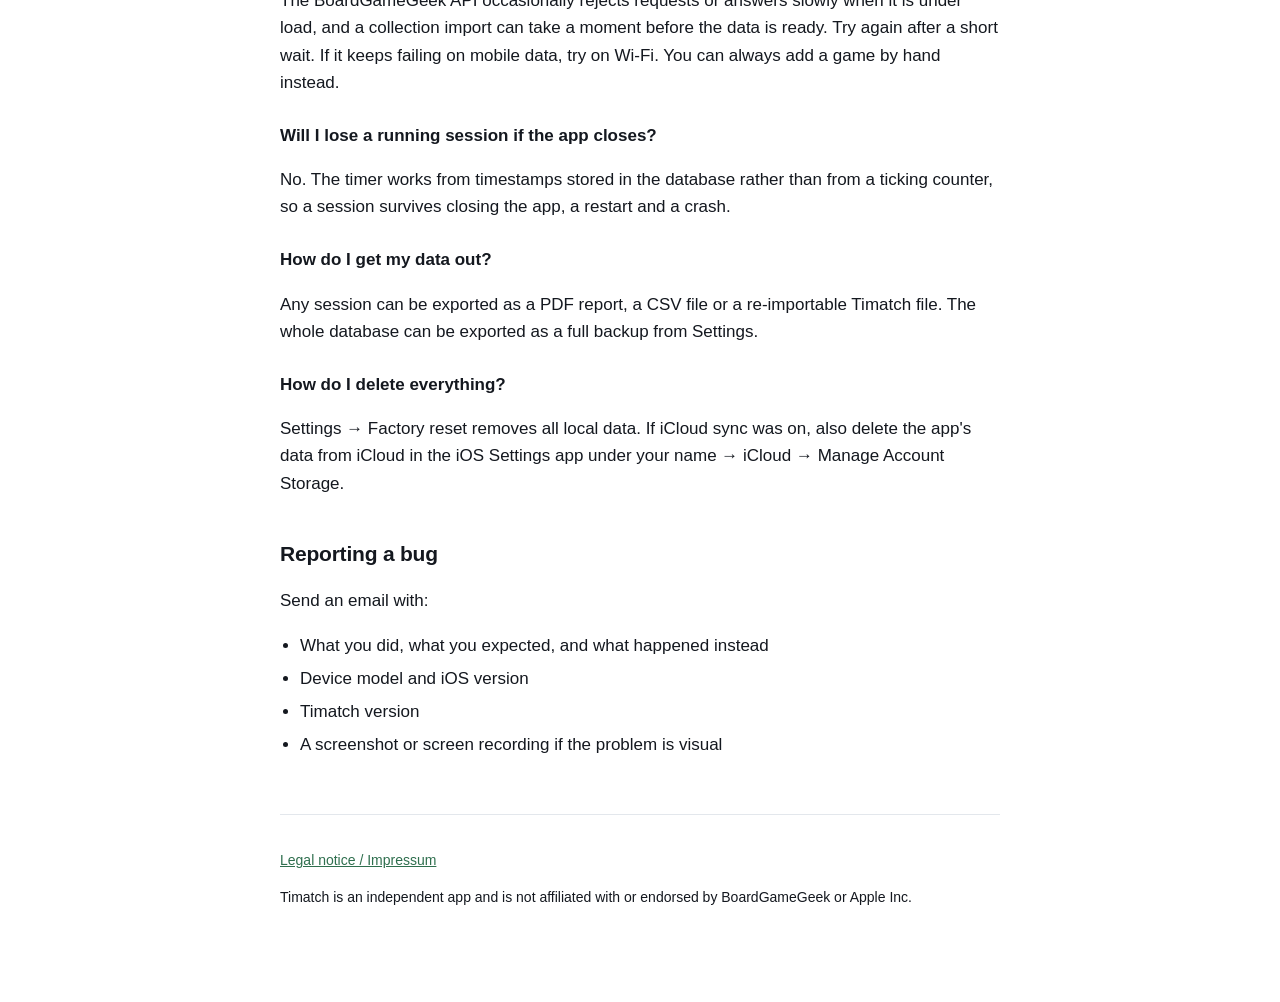
<file: support.html>
<!DOCTYPE html>
<html lang="en">
<head>
<meta charset="utf-8">
<meta name="viewport" content="width=device-width, initial-scale=1">
<title>Timatch — Support</title>
<link rel="stylesheet" href="style.css">
<meta name="robots" content="noindex, nofollow">
</head>
<body>
<div class="wrap">

<header class="site">
  <p class="brand">Timatch</p>
  <h1>Support</h1>
  <p class="lede">Questions, bugs and feature requests for Timatch.</p>
</header>

<p class="langbar"><a href="index.html">Home</a><a href="privacy.html">Privacy</a><a href="hilfe.html">Deutsch</a></p>

<div class="card">
<p><strong>Contact:</strong> <a href="mailto:timatch@jaimetaboada.com">timatch@jaimetaboada.com</a></p>
<p>Please include your device model, your iOS version and the Timatch version (Settings → About) so a problem can be reproduced quickly. Replies usually arrive within a few working days.</p>
</div>

<h2>Frequently asked questions</h2>

<h3>Do I need an account?</h3>
<p>No. Timatch has no account and no sign-up. You can start using it the moment it is installed.</p>

<h3>What is free and what needs Timatch Pro?</h3>
<p>Free forever: your game collection, session setup, the running timer, the score sheet, session history and the core statistics.</p>
<p>Timatch Pro adds all timer modes (turn limits, chess clock, countdown, free turn order), penalty rules, insights and game recommendations, iCloud sync, Apple TV and Apple Watch support, BoardGameGeek bulk import, tag and metadata management, places, and PDF/CSV export.</p>

<h3>How do I restore a purchase on a new device?</h3>
<p>Open Settings → Timatch Pro and tap "Restore Purchases". Make sure you are signed in with the same Apple Account you bought with. Timatch Pro is Family Shareable, so members of your family group can use it too.</p>

<h3>How do I cancel a subscription?</h3>
<p>Subscriptions are managed by Apple, not by the app. Open the Settings app on your device, tap your name, then Subscriptions, and choose Timatch. Cancelling at least 24 hours before the renewal date stops the next charge.</p>

<h3>The Apple TV display does not appear</h3>
<ul>
<li>Both devices must be on the same Wi-Fi network. A guest network or client isolation on the router will block the connection.</li>
<li>Timatch must be allowed to use the local network. Check Settings → Timatch → Local Network on the iPhone or iPad.</li>
<li>Start the session on the iPhone or iPad first, then open Timatch on the Apple TV.</li>
<li>The Apple TV display is a Timatch Pro feature.</li>
</ul>

<h3>The Apple Watch does not show my turn</h3>
<p>The Watch app is part of the iPhone app. Make sure it is installed on the watch (Watch app → Timatch → Show App on Apple Watch), that both devices are paired and nearby, and that a session is running on the iPhone.</p>

<h3>BoardGameGeek search returns an error</h3>
<p>The BoardGameGeek API occasionally rejects requests or answers slowly when it is under load, and a collection import can take a moment before the data is ready. Try again after a short wait. If it keeps failing on mobile data, try on Wi-Fi. You can always add a game by hand instead.</p>

<h3>Will I lose a running session if the app closes?</h3>
<p>No. The timer works from timestamps stored in the database rather than from a ticking counter, so a session survives closing the app, a restart and a crash.</p>

<h3>How do I get my data out?</h3>
<p>Any session can be exported as a PDF report, a CSV file or a re-importable Timatch file. The whole database can be exported as a full backup from Settings.</p>

<h3>How do I delete everything?</h3>
<p>Settings → Factory reset removes all local data. If iCloud sync was on, also delete the app's data from iCloud in the iOS Settings app under your name → iCloud → Manage Account Storage.</p>

<h2>Reporting a bug</h2>
<p>Send an email with:</p>
<ul>
<li>What you did, what you expected, and what happened instead</li>
<li>Device model and iOS version</li>
<li>Timatch version</li>
<li>A screenshot or screen recording if the problem is visual</li>
</ul>

<footer class="site">
  <p><a href="https://jaimetaboada.com/impressum.html">Legal notice / Impressum</a></p>
  <p>Timatch is an independent app and is not affiliated with or endorsed by BoardGameGeek or Apple Inc.</p>
</footer>

</div>
</body>
</html>
</file>
<file: style.css>
:root {
  --ink: #14181f;
  --muted: #5c6672;
  --line: #e3e7ec;
  --bg: #ffffff;
  --accent: #2f6f4e;
  --accent-soft: #eef5f1;
}

@media (prefers-color-scheme: dark) {
  :root {
    --ink: #eef1f5;
    --muted: #9aa5b1;
    --line: #2a313a;
    --bg: #14181f;
    --accent: #6fbf94;
    --accent-soft: #1c2a23;
  }
}

* { box-sizing: border-box; }

html { -webkit-text-size-adjust: 100%; }

body {
  margin: 0;
  padding: 0 20px 80px;
  background: var(--bg);
  color: var(--ink);
  font: 17px/1.6 -apple-system, BlinkMacSystemFont, "Segoe UI", Roboto, Helvetica, Arial, sans-serif;
}

.wrap { max-width: 720px; margin: 0 auto; }

header.site {
  padding: 40px 0 24px;
  border-bottom: 1px solid var(--line);
  margin-bottom: 32px;
}

header.site .brand {
  font-size: 15px;
  font-weight: 600;
  letter-spacing: 0.02em;
  text-transform: uppercase;
  color: var(--accent);
  margin: 0 0 6px;
}

h1 { font-size: 32px; line-height: 1.2; margin: 0 0 8px; letter-spacing: -0.02em; }
h2 { font-size: 21px; margin: 40px 0 10px; letter-spacing: -0.01em; }
h3 { font-size: 17px; margin: 26px 0 6px; }

p, li { color: var(--ink); }

.lede { color: var(--muted); font-size: 18px; margin: 0; }

.meta { color: var(--muted); font-size: 14px; margin: 6px 0 0; }

a { color: var(--accent); }

ul { padding-left: 20px; }
li { margin: 6px 0; }

.card {
  background: var(--accent-soft);
  border: 1px solid var(--line);
  border-radius: 12px;
  padding: 18px 20px;
  margin: 24px 0;
}

.card p:first-child { margin-top: 0; }
.card p:last-child { margin-bottom: 0; }

table { border-collapse: collapse; width: 100%; margin: 18px 0; font-size: 15px; }
th, td { text-align: left; padding: 10px 12px; border-bottom: 1px solid var(--line); vertical-align: top; }
th { color: var(--muted); font-weight: 600; }

.langbar { font-size: 14px; margin-bottom: 28px; }
.langbar a { margin-right: 14px; }

footer.site {
  margin-top: 56px;
  padding-top: 20px;
  border-top: 1px solid var(--line);
  color: var(--muted);
  font-size: 14px;
}

.todo {
  border-left: 3px solid #d9822b;
  background: rgba(217, 130, 43, 0.08);
  padding: 12px 16px;
  margin: 18px 0;
  font-size: 15px;
}
</file>
